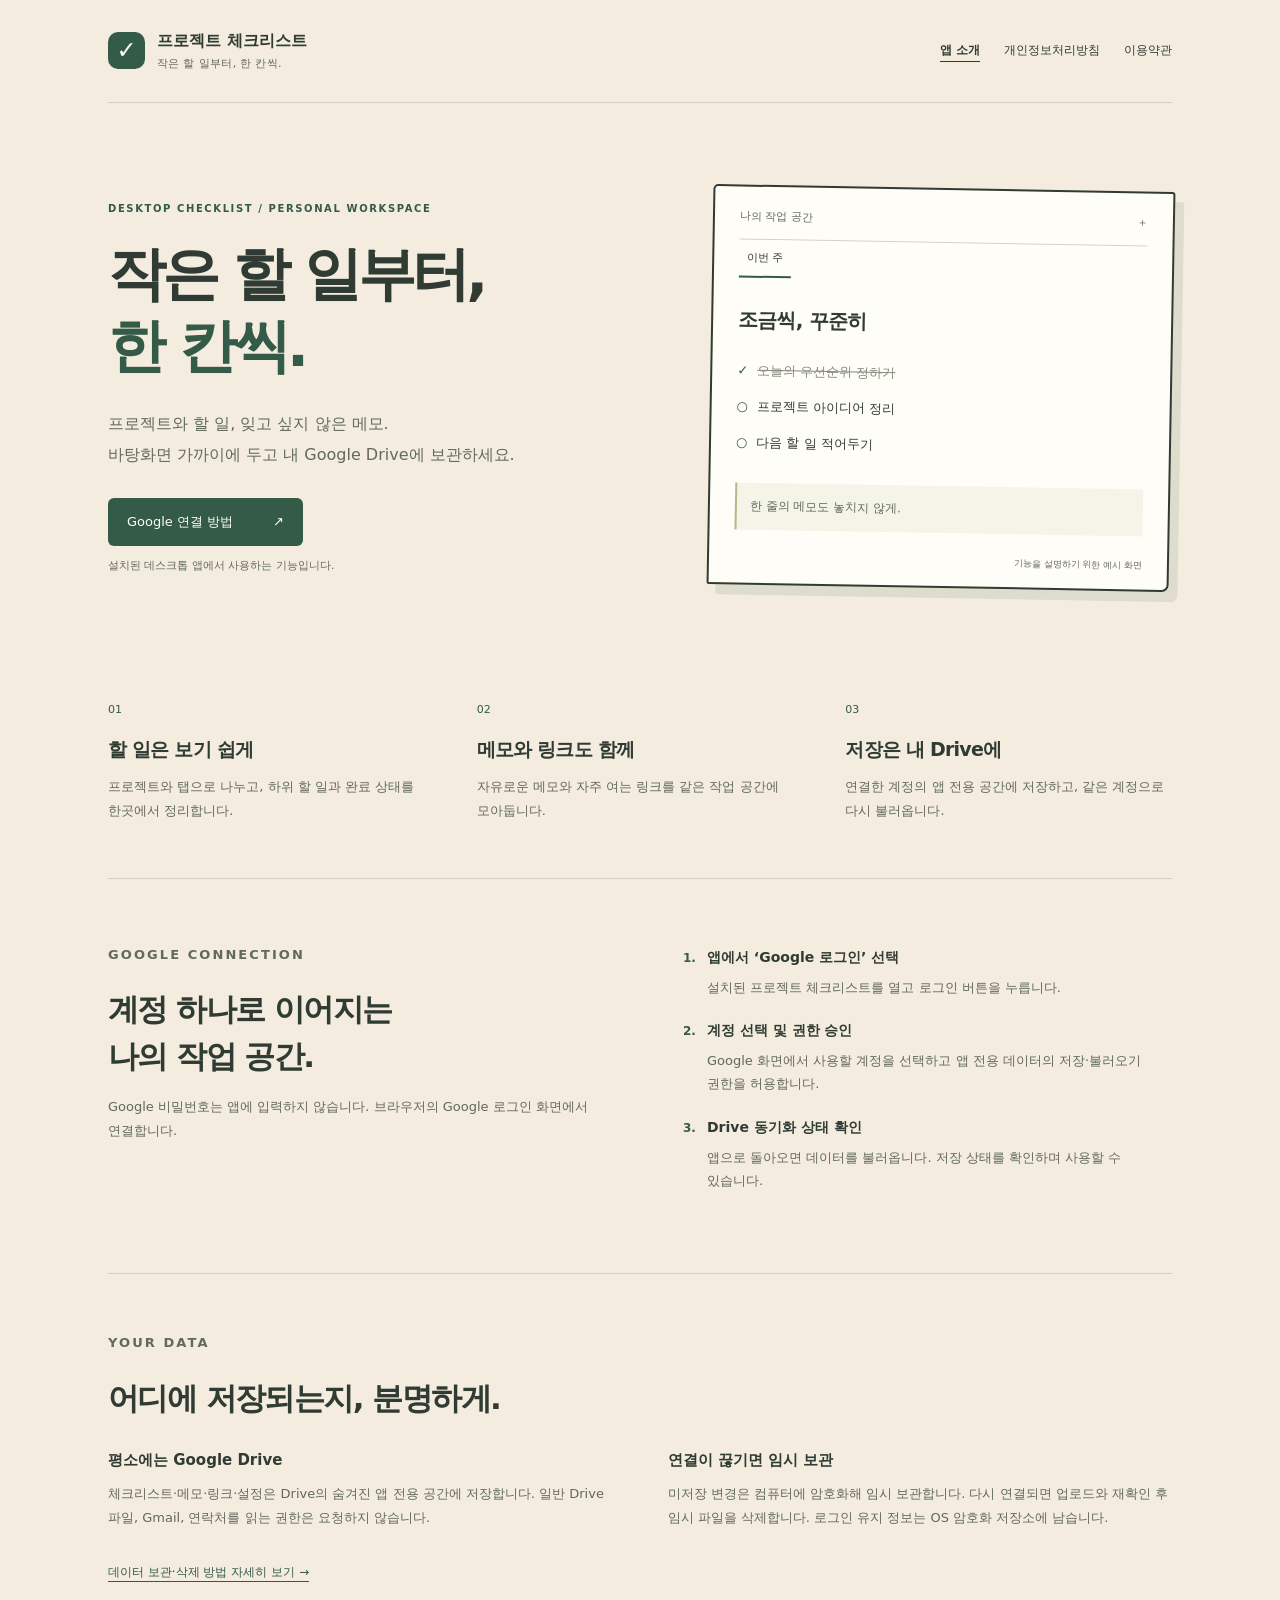
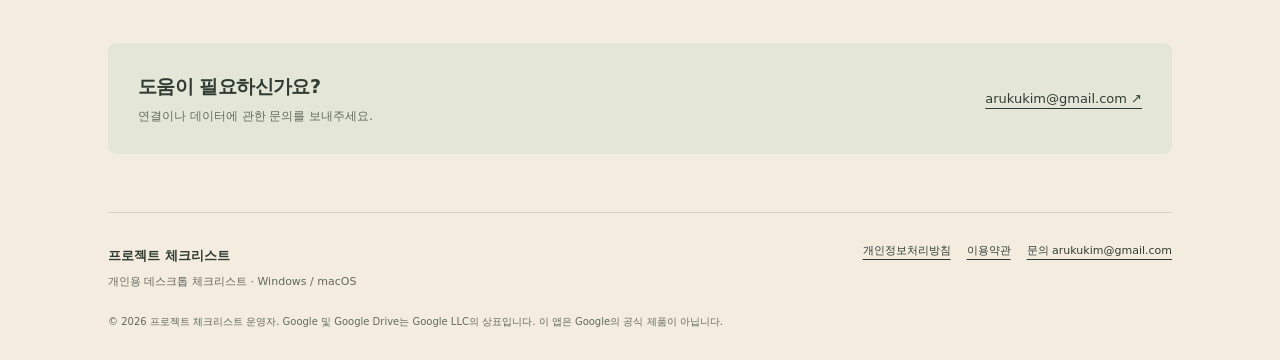
<file: index.html>
<!doctype html>
<html lang="ko"><head><meta name="google-site-verification" content="XpCtw8ihVW9nkn5mCZgZ9EBk5zixFW0aBNUa7ZA9sAo">
<meta charset="utf-8"><meta name="viewport" content="width=device-width,initial-scale=1">
<title>앱 소개 · 프로젝트 체크리스트</title><meta name="description" content="프로젝트, 할 일과 메모를 바탕화면에서 정리하고 내 Google Drive에 저장하는 개인용 데스크톱 앱.">
<meta name="theme-color" content="#f3ecdf"><link rel="icon" href="icon.svg" type="image/svg+xml">
<link rel="canonical" href="https://mandunoko.github.io/"><link rel="stylesheet" href="style.css"></head>
<body><a class="skip" href="#main">본문으로 이동</a><div class="wrap">
<header><a class="brand" href="index.html"><span class="mark" aria-hidden="true">✓</span><span>프로젝트 체크리스트<small>작은 할 일부터, 한 칸씩.</small></span></a><nav aria-label="주 메뉴"><a href="index.html" aria-current="page">앱 소개</a><a href="privacy.html">개인정보처리방침</a><a href="terms.html">이용약관</a></nav></header>
<main id="main">
<section class="hero"><div><p class="eyebrow">DESKTOP CHECKLIST / PERSONAL WORKSPACE</p><h1>작은 할 일부터,<br><em>한 칸씩.</em></h1><p class="lead">프로젝트와 할 일, 잊고 싶지 않은 메모.<br>바탕화면 가까이에 두고 내 Google Drive에 보관하세요.</p><a class="button" href="#how-it-works">Google 연결 방법 <span aria-hidden="true">↗</span></a><p class="caption">설치된 데스크톱 앱에서 사용하는 기능입니다.</p></div>
<figure class="notepad" aria-label="체크리스트 예시"><div class="paper-top"><span>나의 작업 공간</span><span>＋</span></div><div class="paper-tab">이번 주</div><h2>조금씩, 꾸준히</h2><ul class="demo-list"><li class="done"><span aria-hidden="true">✓</span><s>오늘의 우선순위 정하기</s></li><li><span aria-hidden="true">○</span>프로젝트 아이디어 정리</li><li><span aria-hidden="true">○</span>다음 할 일 적어두기</li></ul><div class="memo">한 줄의 메모도 놓치지 않게.</div><figcaption>기능을 설명하기 위한 예시 화면</figcaption></figure></section>
<section class="features" aria-label="주요 기능"><article><span class="number">01</span><h2>할 일은 보기 쉽게</h2><p>프로젝트와 탭으로 나누고, 하위 할 일과 완료 상태를 한곳에서 정리합니다.</p></article><article><span class="number">02</span><h2>메모와 링크도 함께</h2><p>자유로운 메모와 자주 여는 링크를 같은 작업 공간에 모아둡니다.</p></article><article><span class="number">03</span><h2>저장은 내 Drive에</h2><p>연결한 계정의 앱 전용 공간에 저장하고, 같은 계정으로 다시 불러옵니다.</p></article></section>
<section id="how-it-works" class="connection"><div><p class="eyebrow">GOOGLE CONNECTION</p><h2>계정 하나로 이어지는<br>나의 작업 공간.</h2><p>Google 비밀번호는 앱에 입력하지 않습니다. 브라우저의 Google 로그인 화면에서 연결합니다.</p></div><ol class="steps"><li><strong>앱에서 ‘Google 로그인’ 선택</strong><p>설치된 프로젝트 체크리스트를 열고 로그인 버튼을 누릅니다.</p></li><li><strong>계정 선택 및 권한 승인</strong><p>Google 화면에서 사용할 계정을 선택하고 앱 전용 데이터의 저장·불러오기 권한을 허용합니다.</p></li><li><strong>Drive 동기화 상태 확인</strong><p>앱으로 돌아오면 데이터를 불러옵니다. 저장 상태를 확인하며 사용할 수 있습니다.</p></li></ol></section>
<section class="storage"><p class="eyebrow">YOUR DATA</p><h2>어디에 저장되는지, 분명하게.</h2><div class="storage-grid"><div><h3>평소에는 Google Drive</h3><p>체크리스트·메모·링크·설정은 Drive의 숨겨진 앱 전용 공간에 저장합니다. 일반 Drive 파일, Gmail, 연락처를 읽는 권한은 요청하지 않습니다.</p></div><div><h3>연결이 끊기면 임시 보관</h3><p>미저장 변경은 컴퓨터에 암호화해 임시 보관합니다. 다시 연결되면 업로드와 재확인 후 임시 파일을 삭제합니다. 로그인 유지 정보는 OS 암호화 저장소에 남습니다.</p></div></div><a class="text-link" href="privacy.html">데이터 보관·삭제 방법 자세히 보기 →</a></section>
<aside class="support"><div><h2>도움이 필요하신가요?</h2><p>연결이나 데이터에 관한 문의를 보내주세요.</p></div><a href="mailto:arukukim@gmail.com">arukukim@gmail.com ↗</a></aside>
</main>
<footer><div><strong>프로젝트 체크리스트</strong><p>개인용 데스크톱 체크리스트 · Windows / macOS</p></div><div class="footer-links"><a href="privacy.html">개인정보처리방침</a><a href="terms.html">이용약관</a><a href="mailto:arukukim@gmail.com">문의 arukukim@gmail.com</a></div><p class="fine">© 2026 프로젝트 체크리스트 운영자. Google 및 Google Drive는 Google LLC의 상표입니다. 이 앱은 Google의 공식 제품이 아닙니다.</p></footer>
</div></body></html>
</file>
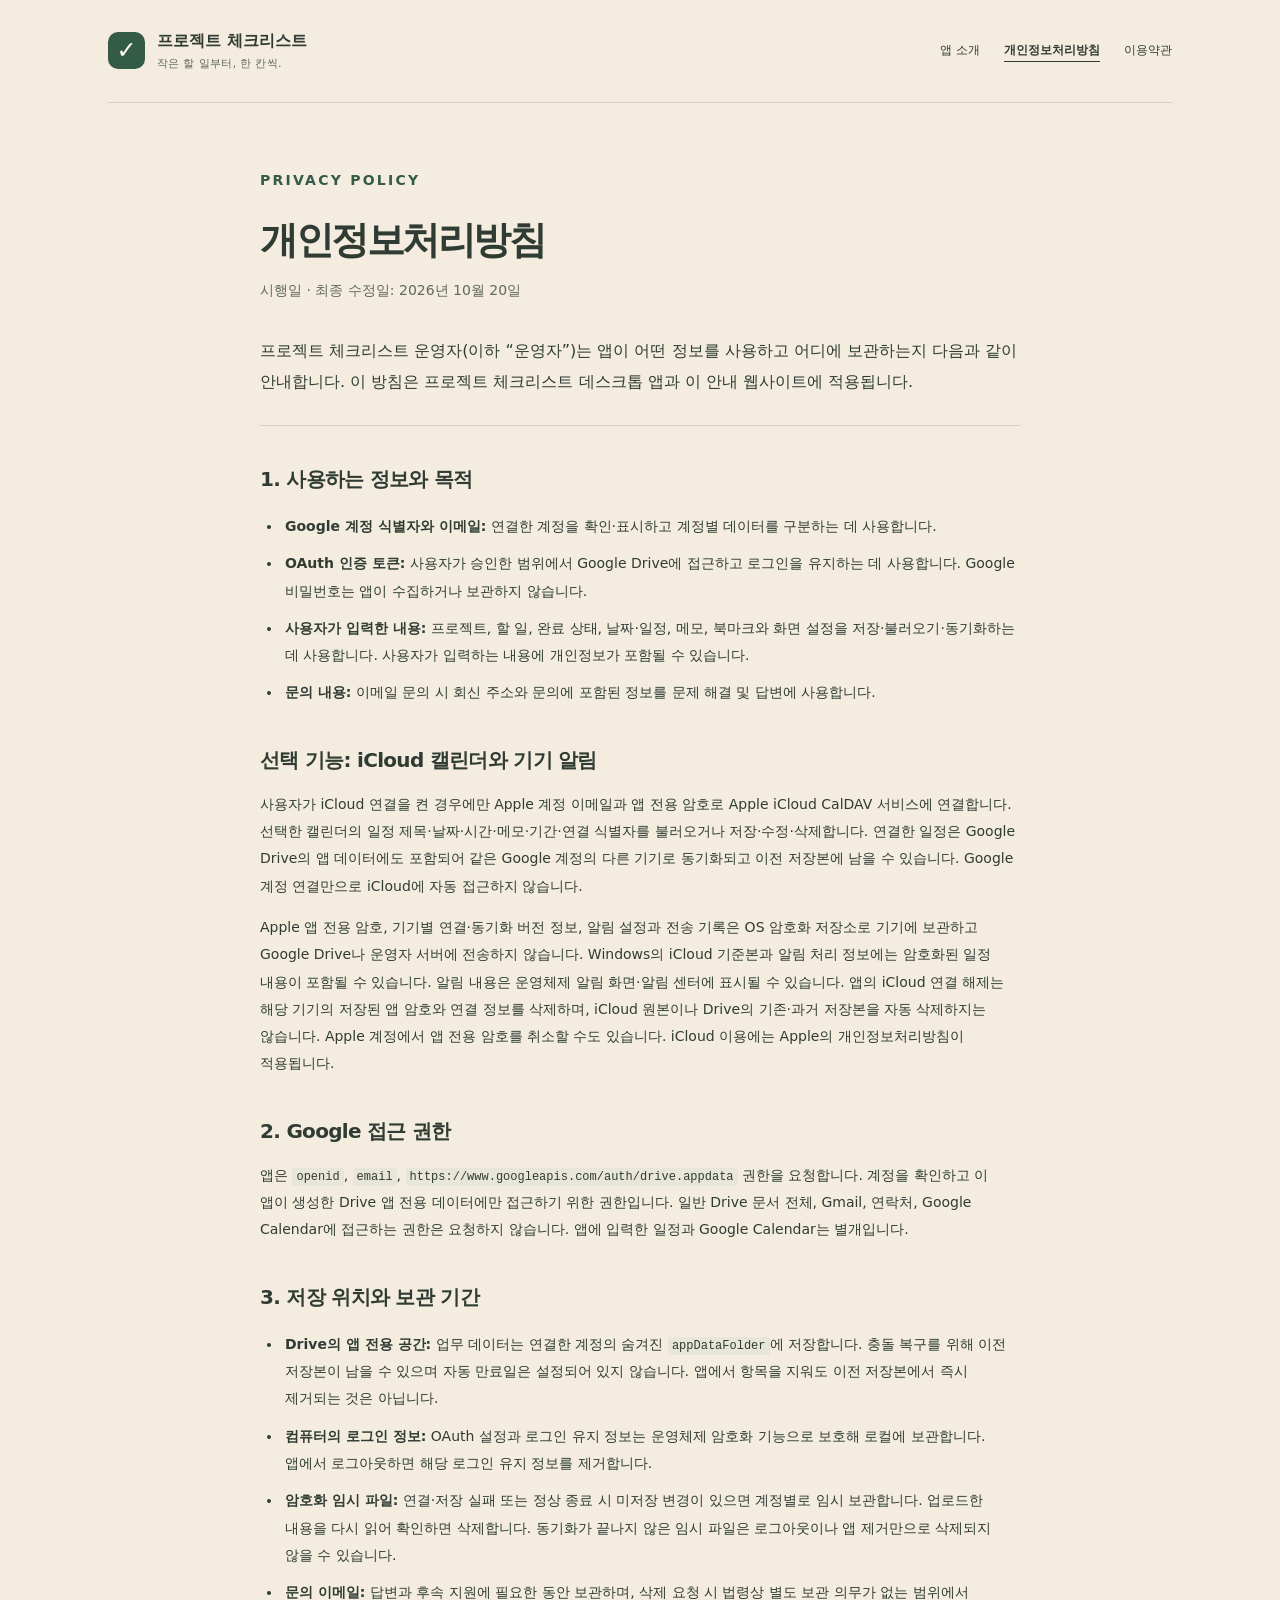
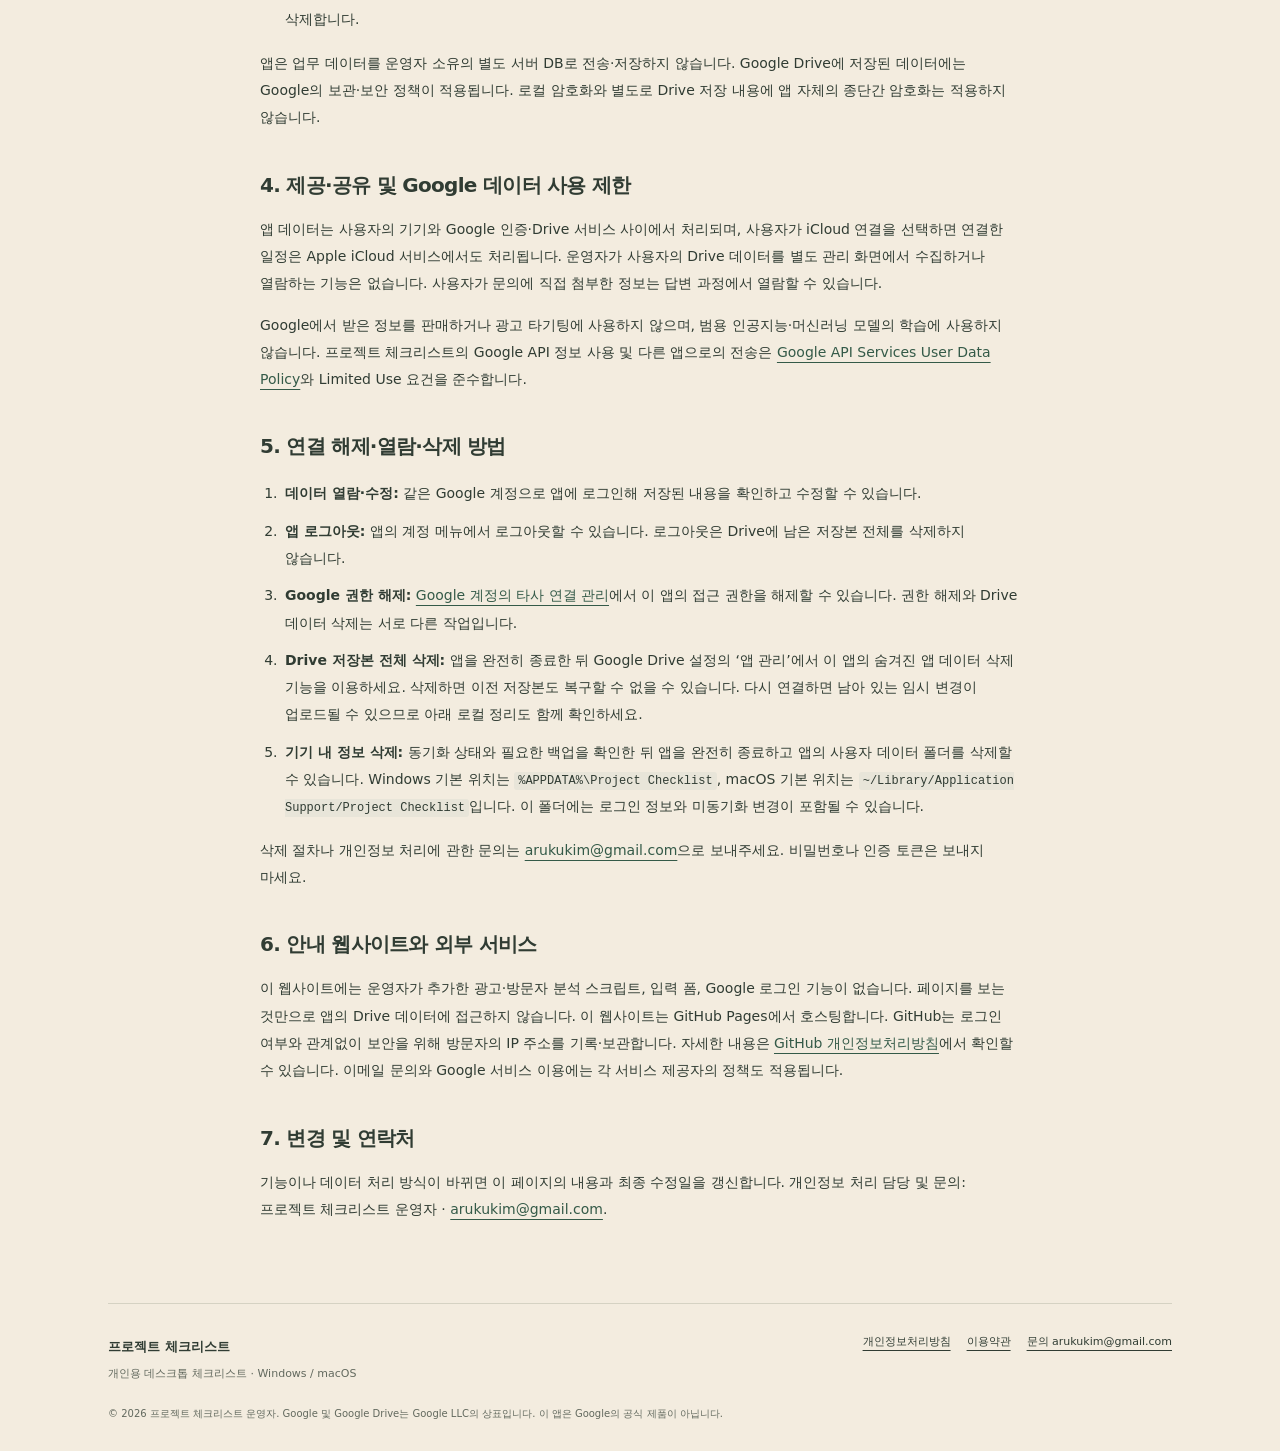
<file: privacy.html>
<!doctype html>
<html lang="ko"><head><meta charset="utf-8"><meta name="viewport" content="width=device-width,initial-scale=1">
<title>개인정보처리방침 · 프로젝트 체크리스트</title><meta name="description" content="프로젝트 체크리스트의 Google 계정 연결, Drive 저장, 임시 파일과 데이터 삭제에 대한 안내.">
<meta name="theme-color" content="#f3ecdf"><link rel="icon" href="icon.svg" type="image/svg+xml">
<link rel="canonical" href="https://mandunoko.github.io/privacy.html"><link rel="stylesheet" href="style.css"></head>
<body><a class="skip" href="#main">본문으로 이동</a><div class="wrap">
<header><a class="brand" href="index.html"><span class="mark" aria-hidden="true">✓</span><span>프로젝트 체크리스트<small>작은 할 일부터, 한 칸씩.</small></span></a><nav aria-label="주 메뉴"><a href="index.html">앱 소개</a><a href="privacy.html" aria-current="page">개인정보처리방침</a><a href="terms.html">이용약관</a></nav></header>
<main id="main">
<article class="document"><p class="eyebrow">PRIVACY POLICY</p><h1>개인정보처리방침</h1><p class="document-meta">시행일 · 최종 수정일: 2026년 10월 20일</p><p class="intro">프로젝트 체크리스트 운영자(이하 “운영자”)는 앱이 어떤 정보를 사용하고 어디에 보관하는지 다음과 같이 안내합니다. 이 방침은 프로젝트 체크리스트 데스크톱 앱과 이 안내 웹사이트에 적용됩니다.</p>
<h2>1. 사용하는 정보와 목적</h2><ul><li><strong>Google 계정 식별자와 이메일:</strong> 연결한 계정을 확인·표시하고 계정별 데이터를 구분하는 데 사용합니다.</li><li><strong>OAuth 인증 토큰:</strong> 사용자가 승인한 범위에서 Google Drive에 접근하고 로그인을 유지하는 데 사용합니다. Google 비밀번호는 앱이 수집하거나 보관하지 않습니다.</li><li><strong>사용자가 입력한 내용:</strong> 프로젝트, 할 일, 완료 상태, 날짜·일정, 메모, 북마크와 화면 설정을 저장·불러오기·동기화하는 데 사용합니다. 사용자가 입력하는 내용에 개인정보가 포함될 수 있습니다.</li><li><strong>문의 내용:</strong> 이메일 문의 시 회신 주소와 문의에 포함된 정보를 문제 해결 및 답변에 사용합니다.</li></ul>
<h2>선택 기능: iCloud 캘린더와 기기 알림</h2><p>사용자가 iCloud 연결을 켠 경우에만 Apple 계정 이메일과 앱 전용 암호로 Apple iCloud CalDAV 서비스에 연결합니다. 선택한 캘린더의 일정 제목·날짜·시간·메모·기간·연결 식별자를 불러오거나 저장·수정·삭제합니다. 연결한 일정은 Google Drive의 앱 데이터에도 포함되어 같은 Google 계정의 다른 기기로 동기화되고 이전 저장본에 남을 수 있습니다. Google 계정 연결만으로 iCloud에 자동 접근하지 않습니다.</p><p>Apple 앱 전용 암호, 기기별 연결·동기화 버전 정보, 알림 설정과 전송 기록은 OS 암호화 저장소로 기기에 보관하고 Google Drive나 운영자 서버에 전송하지 않습니다. Windows의 iCloud 기준본과 알림 처리 정보에는 암호화된 일정 내용이 포함될 수 있습니다. 알림 내용은 운영체제 알림 화면·알림 센터에 표시될 수 있습니다. 앱의 iCloud 연결 해제는 해당 기기의 저장된 앱 암호와 연결 정보를 삭제하며, iCloud 원본이나 Drive의 기존·과거 저장본을 자동 삭제하지는 않습니다. Apple 계정에서 앱 전용 암호를 취소할 수도 있습니다. iCloud 이용에는 Apple의 개인정보처리방침이 적용됩니다.</p><h2>2. Google 접근 권한</h2><p>앱은 <code>openid</code>, <code>email</code>, <code>https://www.googleapis.com/auth/drive.appdata</code> 권한을 요청합니다. 계정을 확인하고 이 앱이 생성한 Drive 앱 전용 데이터에만 접근하기 위한 권한입니다. 일반 Drive 문서 전체, Gmail, 연락처, Google Calendar에 접근하는 권한은 요청하지 않습니다. 앱에 입력한 일정과 Google Calendar는 별개입니다.</p>
<h2>3. 저장 위치와 보관 기간</h2><ul><li><strong>Drive의 앱 전용 공간:</strong> 업무 데이터는 연결한 계정의 숨겨진 <code>appDataFolder</code>에 저장합니다. 충돌 복구를 위해 이전 저장본이 남을 수 있으며 자동 만료일은 설정되어 있지 않습니다. 앱에서 항목을 지워도 이전 저장본에서 즉시 제거되는 것은 아닙니다.</li><li><strong>컴퓨터의 로그인 정보:</strong> OAuth 설정과 로그인 유지 정보는 운영체제 암호화 기능으로 보호해 로컬에 보관합니다. 앱에서 로그아웃하면 해당 로그인 유지 정보를 제거합니다.</li><li><strong>암호화 임시 파일:</strong> 연결·저장 실패 또는 정상 종료 시 미저장 변경이 있으면 계정별로 임시 보관합니다. 업로드한 내용을 다시 읽어 확인하면 삭제합니다. 동기화가 끝나지 않은 임시 파일은 로그아웃이나 앱 제거만으로 삭제되지 않을 수 있습니다.</li><li><strong>문의 이메일:</strong> 답변과 후속 지원에 필요한 동안 보관하며, 삭제 요청 시 법령상 별도 보관 의무가 없는 범위에서 삭제합니다.</li></ul><p>앱은 업무 데이터를 운영자 소유의 별도 서버 DB로 전송·저장하지 않습니다. Google Drive에 저장된 데이터에는 Google의 보관·보안 정책이 적용됩니다. 로컬 암호화와 별도로 Drive 저장 내용에 앱 자체의 종단간 암호화는 적용하지 않습니다.</p>
<h2>4. 제공·공유 및 Google 데이터 사용 제한</h2><p>앱 데이터는 사용자의 기기와 Google 인증·Drive 서비스 사이에서 처리되며, 사용자가 iCloud 연결을 선택하면 연결한 일정은 Apple iCloud 서비스에서도 처리됩니다. 운영자가 사용자의 Drive 데이터를 별도 관리 화면에서 수집하거나 열람하는 기능은 없습니다. 사용자가 문의에 직접 첨부한 정보는 답변 과정에서 열람할 수 있습니다.</p><p>Google에서 받은 정보를 판매하거나 광고 타기팅에 사용하지 않으며, 범용 인공지능·머신러닝 모델의 학습에 사용하지 않습니다. 프로젝트 체크리스트의 Google API 정보 사용 및 다른 앱으로의 전송은 <a href="https://developers.google.com/terms/api-services-user-data-policy">Google API Services User Data Policy</a>와 Limited Use 요건을 준수합니다.</p>
<h2>5. 연결 해제·열람·삭제 방법</h2><ol><li><strong>데이터 열람·수정:</strong> 같은 Google 계정으로 앱에 로그인해 저장된 내용을 확인하고 수정할 수 있습니다.</li><li><strong>앱 로그아웃:</strong> 앱의 계정 메뉴에서 로그아웃할 수 있습니다. 로그아웃은 Drive에 남은 저장본 전체를 삭제하지 않습니다.</li><li><strong>Google 권한 해제:</strong> <a href="https://myaccount.google.com/connections">Google 계정의 타사 연결 관리</a>에서 이 앱의 접근 권한을 해제할 수 있습니다. 권한 해제와 Drive 데이터 삭제는 서로 다른 작업입니다.</li><li><strong>Drive 저장본 전체 삭제:</strong> 앱을 완전히 종료한 뒤 Google Drive 설정의 ‘앱 관리’에서 이 앱의 숨겨진 앱 데이터 삭제 기능을 이용하세요. 삭제하면 이전 저장본도 복구할 수 없을 수 있습니다. 다시 연결하면 남아 있는 임시 변경이 업로드될 수 있으므로 아래 로컬 정리도 함께 확인하세요.</li><li><strong>기기 내 정보 삭제:</strong> 동기화 상태와 필요한 백업을 확인한 뒤 앱을 완전히 종료하고 앱의 사용자 데이터 폴더를 삭제할 수 있습니다. Windows 기본 위치는 <code>%APPDATA%\Project Checklist</code>, macOS 기본 위치는 <code>~/Library/Application Support/Project Checklist</code>입니다. 이 폴더에는 로그인 정보와 미동기화 변경이 포함될 수 있습니다.</li></ol><p>삭제 절차나 개인정보 처리에 관한 문의는 <a href="mailto:arukukim@gmail.com">arukukim@gmail.com</a>으로 보내주세요. 비밀번호나 인증 토큰은 보내지 마세요.</p>
<h2>6. 안내 웹사이트와 외부 서비스</h2><p>이 웹사이트에는 운영자가 추가한 광고·방문자 분석 스크립트, 입력 폼, Google 로그인 기능이 없습니다. 페이지를 보는 것만으로 앱의 Drive 데이터에 접근하지 않습니다. 이 웹사이트는 GitHub Pages에서 호스팅합니다. GitHub는 로그인 여부와 관계없이 보안을 위해 방문자의 IP 주소를 기록·보관합니다. 자세한 내용은 <a href="https://docs.github.com/en/site-policy/privacy-policies/github-general-privacy-statement">GitHub 개인정보처리방침</a>에서 확인할 수 있습니다. 이메일 문의와 Google 서비스 이용에는 각 서비스 제공자의 정책도 적용됩니다.</p>
<h2>7. 변경 및 연락처</h2><p>기능이나 데이터 처리 방식이 바뀌면 이 페이지의 내용과 최종 수정일을 갱신합니다. 개인정보 처리 담당 및 문의: 프로젝트 체크리스트 운영자 · <a href="mailto:arukukim@gmail.com">arukukim@gmail.com</a>.</p></article>
</main>
<footer><div><strong>프로젝트 체크리스트</strong><p>개인용 데스크톱 체크리스트 · Windows / macOS</p></div><div class="footer-links"><a href="privacy.html">개인정보처리방침</a><a href="terms.html">이용약관</a><a href="mailto:arukukim@gmail.com">문의 arukukim@gmail.com</a></div><p class="fine">© 2026 프로젝트 체크리스트 운영자. Google 및 Google Drive는 Google LLC의 상표입니다. 이 앱은 Google의 공식 제품이 아닙니다.</p></footer>
</div></body></html>
</file>
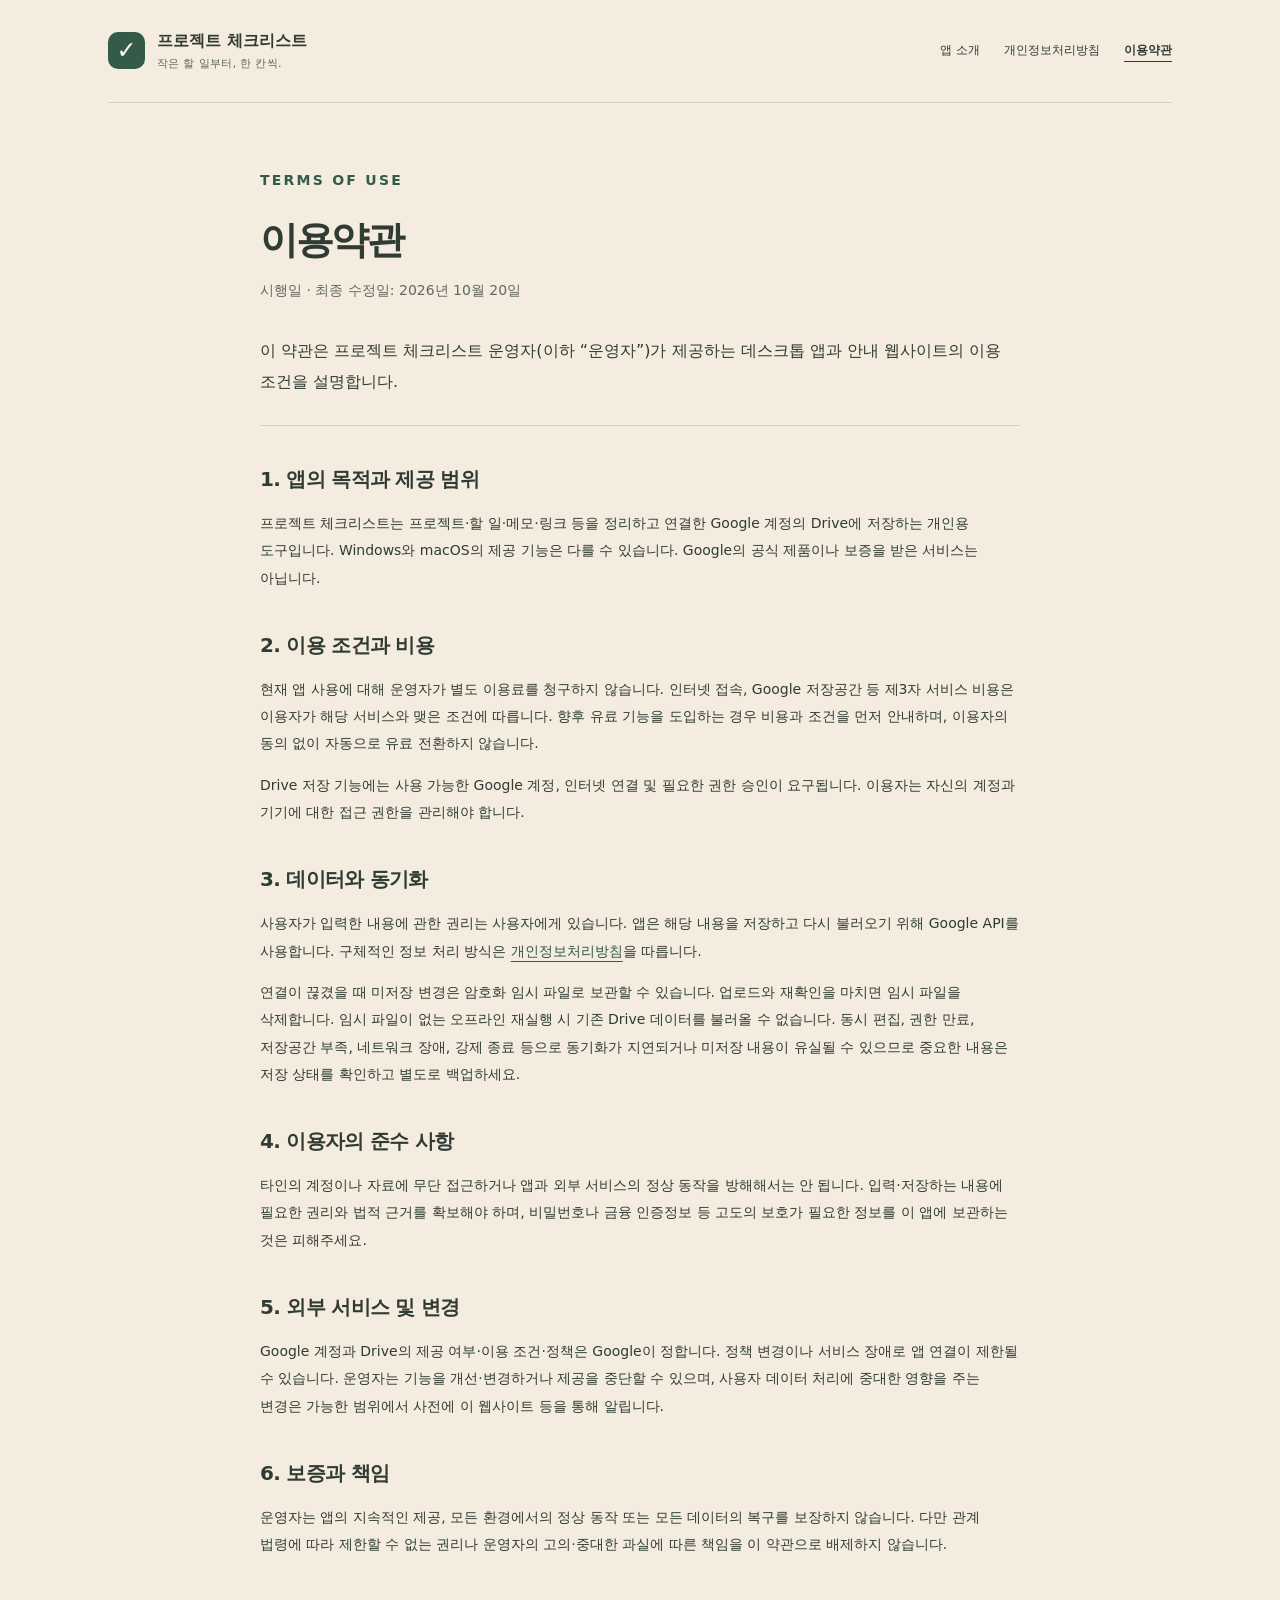
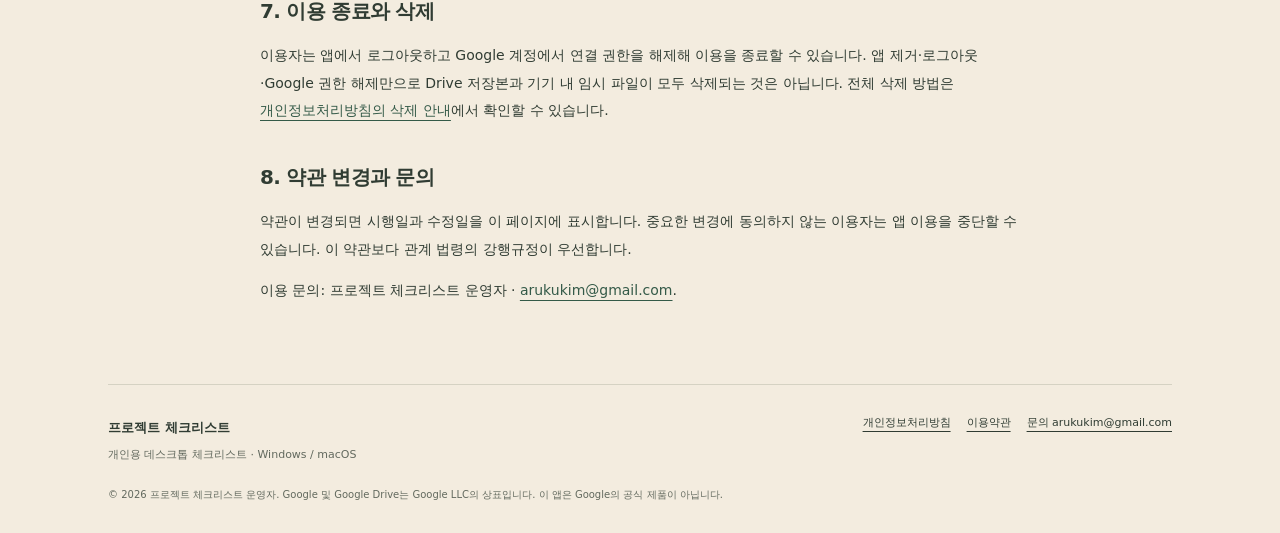
<file: terms.html>
<!doctype html>
<html lang="ko"><head><meta charset="utf-8"><meta name="viewport" content="width=device-width,initial-scale=1">
<title>이용약관 · 프로젝트 체크리스트</title><meta name="description" content="프로젝트 체크리스트의 이용 조건, Google 연동, 데이터 보관과 서비스 제공 범위를 안내합니다.">
<meta name="theme-color" content="#f3ecdf"><link rel="icon" href="icon.svg" type="image/svg+xml">
<link rel="canonical" href="https://mandunoko.github.io/terms.html"><link rel="stylesheet" href="style.css"></head>
<body><a class="skip" href="#main">본문으로 이동</a><div class="wrap">
<header><a class="brand" href="index.html"><span class="mark" aria-hidden="true">✓</span><span>프로젝트 체크리스트<small>작은 할 일부터, 한 칸씩.</small></span></a><nav aria-label="주 메뉴"><a href="index.html">앱 소개</a><a href="privacy.html">개인정보처리방침</a><a href="terms.html" aria-current="page">이용약관</a></nav></header>
<main id="main">
<article class="document"><p class="eyebrow">TERMS OF USE</p><h1>이용약관</h1><p class="document-meta">시행일 · 최종 수정일: 2026년 10월 20일</p><p class="intro">이 약관은 프로젝트 체크리스트 운영자(이하 “운영자”)가 제공하는 데스크톱 앱과 안내 웹사이트의 이용 조건을 설명합니다.</p>
<h2>1. 앱의 목적과 제공 범위</h2><p>프로젝트 체크리스트는 프로젝트·할 일·메모·링크 등을 정리하고 연결한 Google 계정의 Drive에 저장하는 개인용 도구입니다. Windows와 macOS의 제공 기능은 다를 수 있습니다. Google의 공식 제품이나 보증을 받은 서비스는 아닙니다.</p>
<h2>2. 이용 조건과 비용</h2><p>현재 앱 사용에 대해 운영자가 별도 이용료를 청구하지 않습니다. 인터넷 접속, Google 저장공간 등 제3자 서비스 비용은 이용자가 해당 서비스와 맺은 조건에 따릅니다. 향후 유료 기능을 도입하는 경우 비용과 조건을 먼저 안내하며, 이용자의 동의 없이 자동으로 유료 전환하지 않습니다.</p><p>Drive 저장 기능에는 사용 가능한 Google 계정, 인터넷 연결 및 필요한 권한 승인이 요구됩니다. 이용자는 자신의 계정과 기기에 대한 접근 권한을 관리해야 합니다.</p>
<h2>3. 데이터와 동기화</h2><p>사용자가 입력한 내용에 관한 권리는 사용자에게 있습니다. 앱은 해당 내용을 저장하고 다시 불러오기 위해 Google API를 사용합니다. 구체적인 정보 처리 방식은 <a href="privacy.html">개인정보처리방침</a>을 따릅니다.</p><p>연결이 끊겼을 때 미저장 변경은 암호화 임시 파일로 보관할 수 있습니다. 업로드와 재확인을 마치면 임시 파일을 삭제합니다. 임시 파일이 없는 오프라인 재실행 시 기존 Drive 데이터를 불러올 수 없습니다. 동시 편집, 권한 만료, 저장공간 부족, 네트워크 장애, 강제 종료 등으로 동기화가 지연되거나 미저장 내용이 유실될 수 있으므로 중요한 내용은 저장 상태를 확인하고 별도로 백업하세요.</p>
<h2>4. 이용자의 준수 사항</h2><p>타인의 계정이나 자료에 무단 접근하거나 앱과 외부 서비스의 정상 동작을 방해해서는 안 됩니다. 입력·저장하는 내용에 필요한 권리와 법적 근거를 확보해야 하며, 비밀번호나 금융 인증정보 등 고도의 보호가 필요한 정보를 이 앱에 보관하는 것은 피해주세요.</p>
<h2>5. 외부 서비스 및 변경</h2><p>Google 계정과 Drive의 제공 여부·이용 조건·정책은 Google이 정합니다. 정책 변경이나 서비스 장애로 앱 연결이 제한될 수 있습니다. 운영자는 기능을 개선·변경하거나 제공을 중단할 수 있으며, 사용자 데이터 처리에 중대한 영향을 주는 변경은 가능한 범위에서 사전에 이 웹사이트 등을 통해 알립니다.</p>
<h2>6. 보증과 책임</h2><p>운영자는 앱의 지속적인 제공, 모든 환경에서의 정상 동작 또는 모든 데이터의 복구를 보장하지 않습니다. 다만 관계 법령에 따라 제한할 수 없는 권리나 운영자의 고의·중대한 과실에 따른 책임을 이 약관으로 배제하지 않습니다.</p>
<h2>7. 이용 종료와 삭제</h2><p>이용자는 앱에서 로그아웃하고 Google 계정에서 연결 권한을 해제해 이용을 종료할 수 있습니다. 앱 제거·로그아웃·Google 권한 해제만으로 Drive 저장본과 기기 내 임시 파일이 모두 삭제되는 것은 아닙니다. 전체 삭제 방법은 <a href="privacy.html">개인정보처리방침의 삭제 안내</a>에서 확인할 수 있습니다.</p>
<h2>8. 약관 변경과 문의</h2><p>약관이 변경되면 시행일과 수정일을 이 페이지에 표시합니다. 중요한 변경에 동의하지 않는 이용자는 앱 이용을 중단할 수 있습니다. 이 약관보다 관계 법령의 강행규정이 우선합니다.</p><p>이용 문의: 프로젝트 체크리스트 운영자 · <a href="mailto:arukukim@gmail.com">arukukim@gmail.com</a>.</p></article>
</main>
<footer><div><strong>프로젝트 체크리스트</strong><p>개인용 데스크톱 체크리스트 · Windows / macOS</p></div><div class="footer-links"><a href="privacy.html">개인정보처리방침</a><a href="terms.html">이용약관</a><a href="mailto:arukukim@gmail.com">문의 arukukim@gmail.com</a></div><p class="fine">© 2026 프로젝트 체크리스트 운영자. Google 및 Google Drive는 Google LLC의 상표입니다. 이 앱은 Google의 공식 제품이 아닙니다.</p></footer>
</div></body></html>
</file>
<file: style.css>
:root{color-scheme:light;--paper:#f3ecdf;--ink:#303c33;--green:#345a48;--muted:#62695e;--line:#d5d2c3;--white:#fffdf7}*{box-sizing:border-box}html{scroll-behavior:smooth;scroll-padding-top:24px}body{margin:0;background:var(--paper);color:var(--ink);font-family:"Malgun Gothic","Apple SD Gothic Neo",system-ui,sans-serif;line-height:1.8;word-break:keep-all;overflow-wrap:anywhere}.wrap{max-width:1140px;margin:auto;padding:0 38px}a{color:inherit;text-underline-offset:5px}a:hover{color:var(--green)}a:focus-visible{outline:3px solid #9b5a21;outline-offset:5px}.skip{position:absolute;top:-100px;left:16px;background:white;padding:10px;z-index:10}.skip:focus{top:10px}header{display:flex;align-items:center;justify-content:space-between;gap:24px;padding:30px 0;border-bottom:1px solid var(--line)}.brand{display:flex;align-items:center;gap:12px;text-decoration:none;font-weight:750;line-height:1.4;flex-shrink:0}.brand small{display:block;font-size:11px;font-weight:400;letter-spacing:.03em;margin-top:4px;color:var(--muted)}.mark{display:grid;place-items:center;width:37px;height:37px;background:var(--green);color:var(--white);border-radius:10px;font-size:24px}nav{display:flex;gap:24px;font-size:12px}nav a{text-decoration:none}nav [aria-current]{font-weight:750;border-bottom:1px solid var(--ink)}.hero{display:grid;grid-template-columns:1.15fr 1fr;gap:70px;align-items:center;padding:85px 0 78px}.eyebrow{font-size:10px;letter-spacing:.16em;font-weight:750;color:var(--green);margin:0 0 20px}h1,h2,h3,p{margin-top:0}h1{font-size:58px;line-height:1.25;letter-spacing:-.065em;font-weight:700;margin-bottom:25px}h1 em{font-style:normal;color:var(--green)}.lead{font-size:16px;line-height:1.95;color:var(--muted);margin-bottom:28px}.button{display:inline-flex;gap:40px;align-items:center;background:var(--green);color:var(--white);padding:12px 19px;border-radius:6px;text-decoration:none;font-size:13px}.button:hover{background:#263f33;color:white}.caption{font-size:11px;color:var(--muted);margin:10px 0 0}.notepad{background:var(--white);border:2px solid var(--ink);border-radius:5px 3px 7px 2px;box-shadow:9px 10px 0 #dedccc;margin:0;transform:rotate(1deg);padding:20px 25px 15px}.paper-top{display:flex;justify-content:space-between;font-size:11px;color:var(--muted);border-bottom:1px solid var(--line);padding-bottom:12px}.paper-tab{font-size:11px;border-bottom:2px solid var(--green);width:52px;text-align:center;padding:8px 0}.notepad h2{font-size:20px;letter-spacing:-.04em;margin:24px 0 15px}.demo-list{list-style:none;padding:0;font-size:13px;line-height:2.8}.demo-list span{color:var(--green);margin-right:9px}.done{color:#858a7c}.memo{font-size:12px;margin:21px 0;padding:13px;border-left:2px solid #b2b98b;background:#f4f5e8;color:var(--muted)}figcaption{text-align:right;color:var(--muted);font-size:9px}.features{display:grid;grid-template-columns:repeat(3,1fr);gap:42px;padding:35px 0 56px;border-bottom:1px solid var(--line)}.number{font-size:11px;color:var(--green);display:block;margin-bottom:12px}.features h2{font-size:19px;margin-bottom:9px;letter-spacing:-.04em}.features p{font-size:13px;color:var(--muted);margin:0}.connection{padding:64px 0;display:grid;grid-template-columns:1fr 1fr;gap:70px;border-bottom:1px solid var(--line)}.connection h2,.storage h2{font-size:31px;line-height:1.5;letter-spacing:-.05em;margin-bottom:16px}.connection p,.storage p{font-size:13px;color:var(--muted)}.steps{margin:0;padding-left:25px}.steps li{padding:0 0 13px 7px}.steps li::marker{color:var(--green);font-weight:700;font-size:12px}.steps strong{font-size:14px}.steps p{margin:4px 0}.storage{padding:57px 0}.storage-grid{display:grid;grid-template-columns:1fr 1fr;gap:55px;margin:26px 0 15px}.storage h3{font-size:15px;margin-bottom:8px}.text-link{font-size:12px;color:var(--green)}.support{display:flex;justify-content:space-between;align-items:center;gap:20px;padding:26px 30px;background:#e4e7d8;border-radius:8px;margin-bottom:58px}.support h2{font-size:19px;letter-spacing:-.03em;margin-bottom:3px}.support p{font-size:12px;color:var(--muted);margin:0}.support a{font-size:13px}.document{max-width:760px;margin:64px auto 80px}.document h1{font-size:38px;line-height:1.4;margin-bottom:10px}.document-meta{font-size:12px;color:var(--muted);margin-bottom:30px}.document .intro{font-size:16px;border-bottom:1px solid var(--line);padding-bottom:28px;margin-bottom:34px}.document h2{font-size:20px;margin:35px 0 13px;letter-spacing:-.035em}.document p,.document li{font-size:14px;line-height:1.95}.document ul,.document ol{padding-left:22px}.document li{padding-left:3px;margin-bottom:10px}.document a{color:var(--green)}code{font-size:12px;background:#e8e5d9;padding:2px 4px;border-radius:3px;word-break:break-all}footer{border-top:1px solid var(--line);padding:28px 0 26px;display:grid;grid-template-columns:1fr auto;gap:15px}footer strong{font-size:13px}footer p{font-size:11px;color:var(--muted);margin:3px 0}.footer-links{display:flex;flex-wrap:wrap;justify-content:flex-end;align-items:start;gap:16px;font-size:11px}.fine{grid-column:1/-1;font-size:10px;max-width:850px}@media(max-width:800px){.wrap{padding:0 24px}header{align-items:flex-start;flex-direction:column;padding:22px 0;gap:20px}nav{gap:23px}.hero{gap:38px;padding:48px 0 55px;grid-template-columns:1fr 1fr}h1{font-size:43px}.lead{font-size:14px}.notepad{padding:15px}.features{gap:24px}.connection{gap:35px}.connection h2,.storage h2{font-size:26px}.support{padding:22px;align-items:flex-start;flex-direction:column}footer{grid-template-columns:1fr}.footer-links{justify-content:flex-start}}@media(max-width:580px){.wrap{padding:0 20px}.hero{grid-template-columns:1fr;gap:40px}h1{font-size:48px}.notepad{max-width:410px;width:calc(100% - 10px);justify-self:center;padding:20px}.features{grid-template-columns:1fr;gap:24px;padding-top:12px}.features article{display:grid;grid-template-columns:34px 1fr;gap:0 6px}.features .number{grid-row:1/3;margin:4px 0}.features h2{margin-bottom:4px}.features p{grid-column:2}.connection{grid-template-columns:1fr;gap:20px;padding:42px 0}.storage{padding:42px 0}.storage-grid{grid-template-columns:1fr;gap:12px}.document{margin-top:38px}.document h1{font-size:32px}.document h2{font-size:19px}.document p,.document li{font-size:14px}.footer-links{gap:10px 18px}.support{margin-bottom:40px}}@media(prefers-reduced-motion:reduce){html{scroll-behavior:auto}}
</file>
